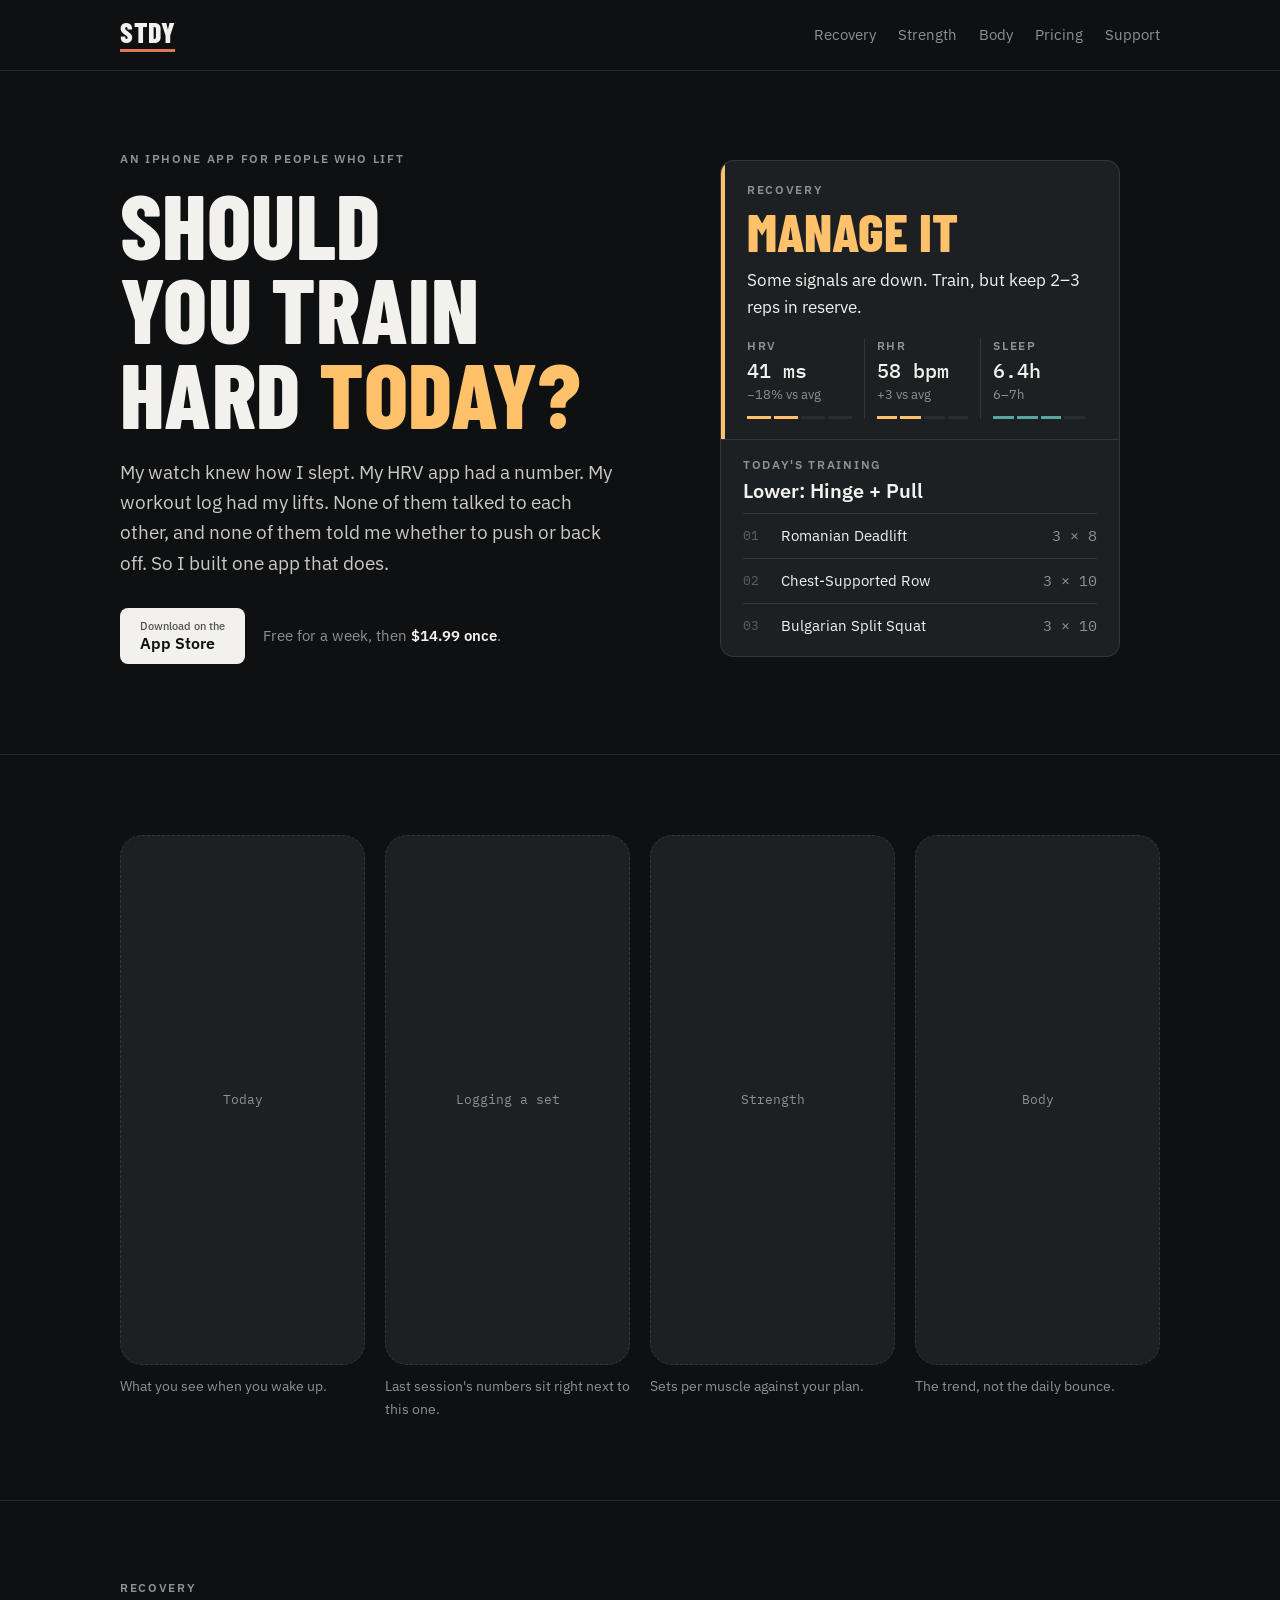
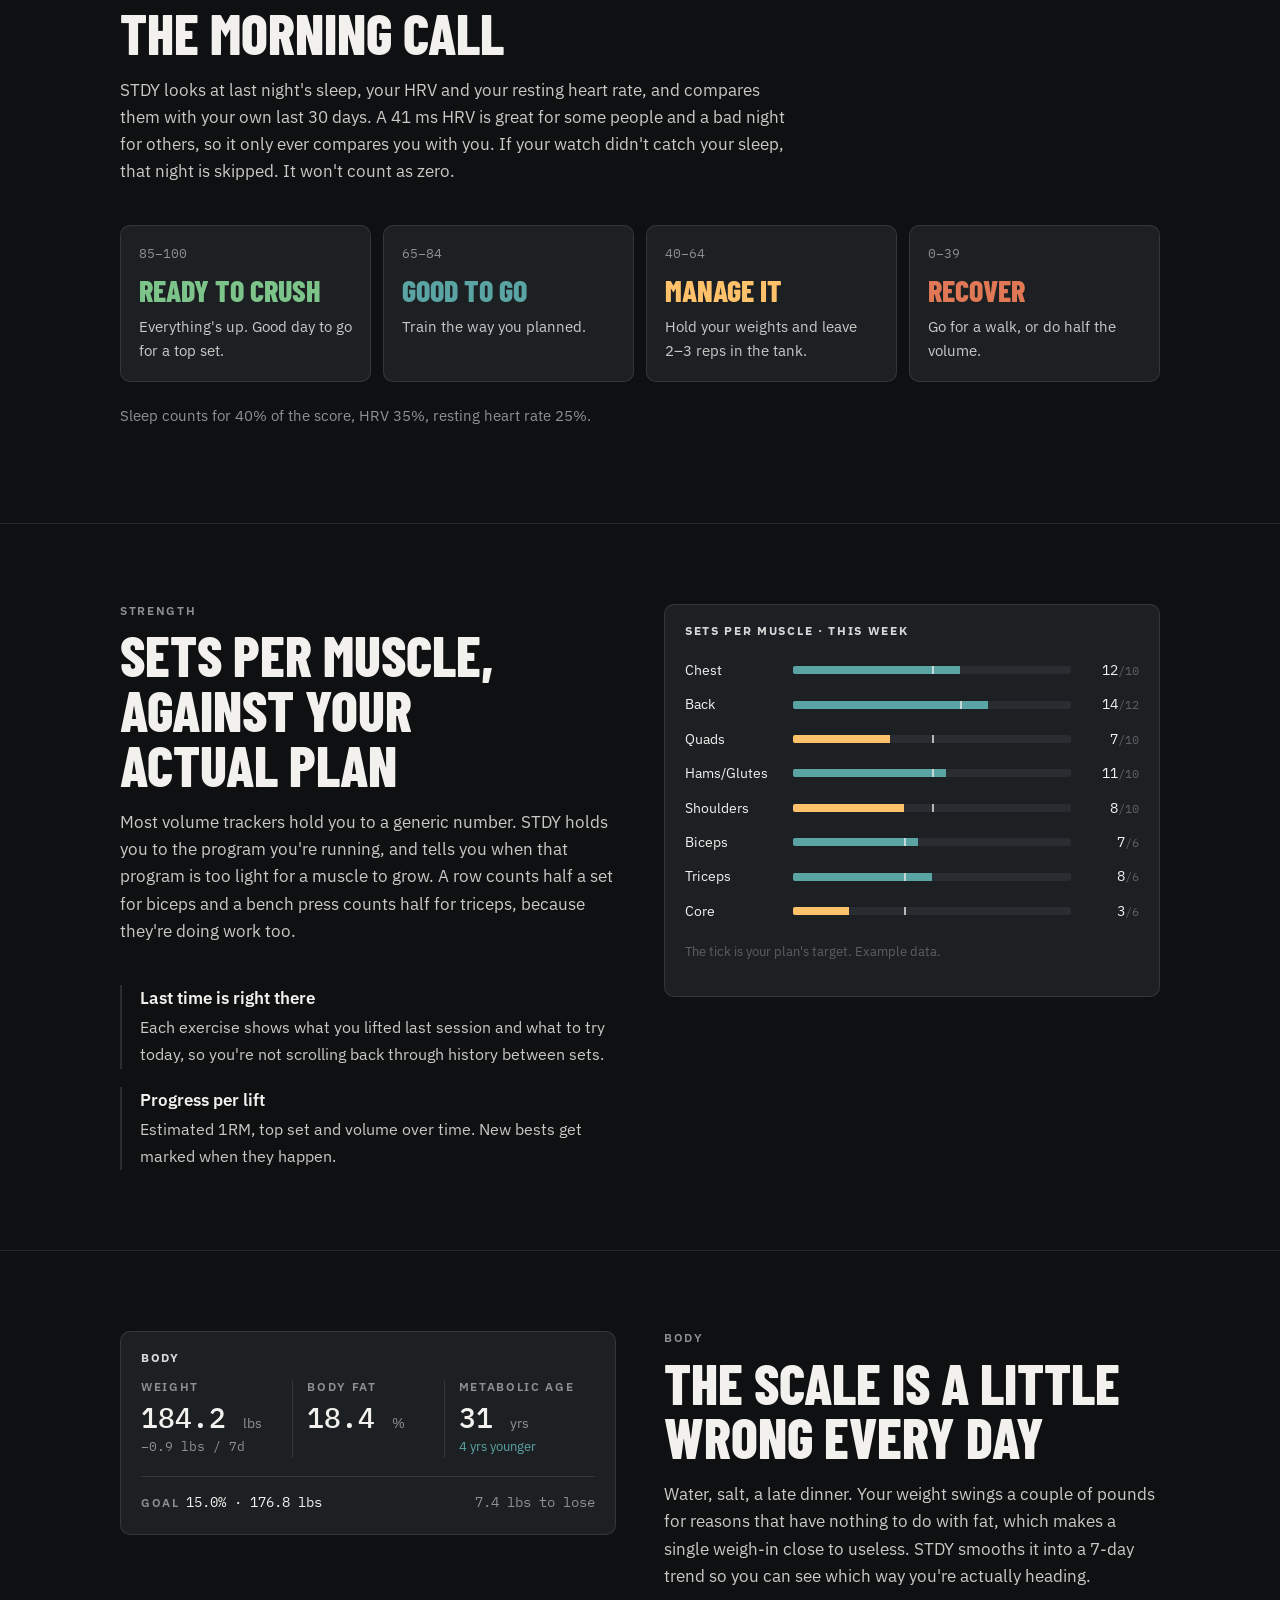
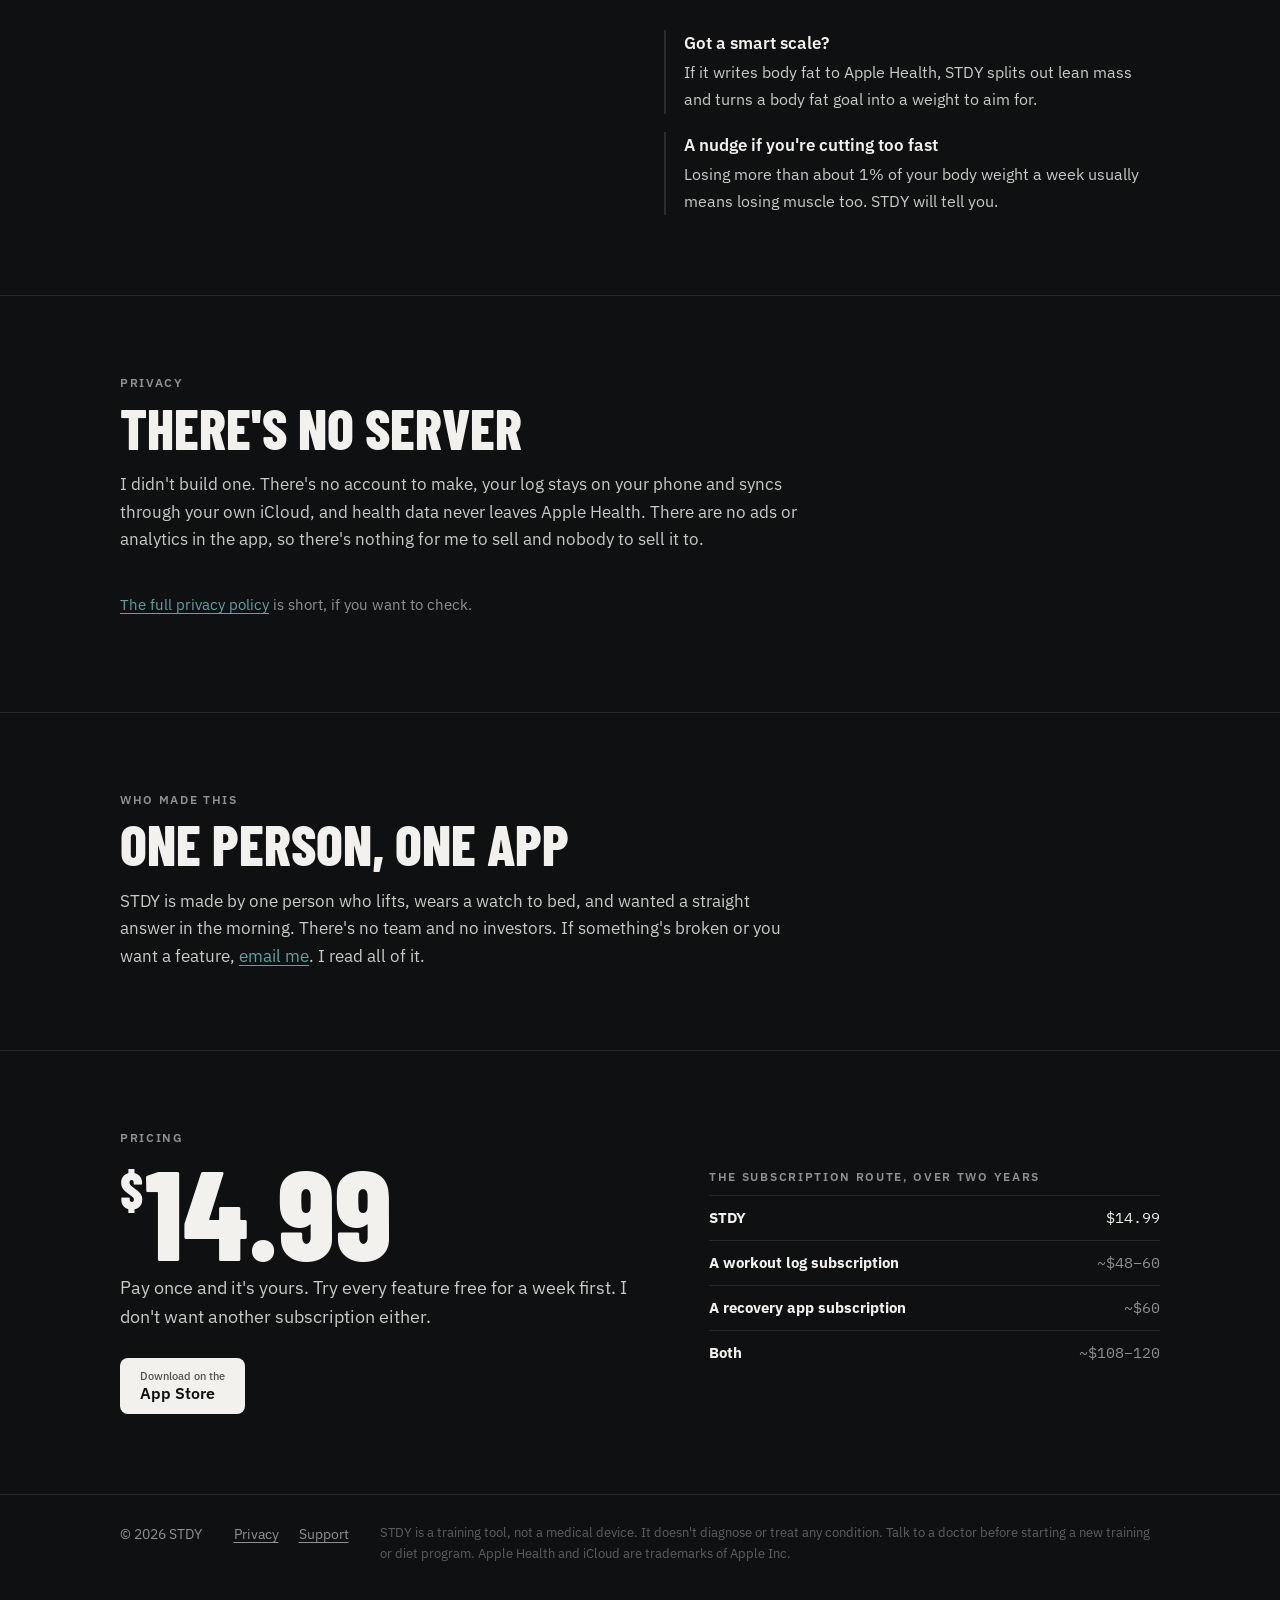
<file: website/index.html>
<!doctype html>
<html lang="en">
<head>
  <meta charset="utf-8">
  <meta name="viewport" content="width=device-width, initial-scale=1, viewport-fit=cover">
  <title>STDY: Strength &amp; Recovery</title>
  <meta name="description" content="An iPhone app for people who lift. It reads your sleep, HRV and resting heart rate, tells you how hard to train today, and tracks whether your lifts and your body are moving. Free for a week, then $14.99 once.">
  <meta name="theme-color" content="#0f1011">
  <link rel="preconnect" href="https://fonts.googleapis.com">
  <link rel="preconnect" href="https://fonts.gstatic.com" crossorigin>
  <link rel="stylesheet" href="https://fonts.googleapis.com/css2?family=Barlow+Condensed:wght@700;800&family=IBM+Plex+Mono:wght@400;500&family=IBM+Plex+Sans:wght@400;500;600;700&display=swap">
  <link rel="stylesheet" href="styles.css">
</head>
<body>

<header class="site-header">
  <div class="wrap">
    <a class="wordmark" href="index.html" aria-label="STDY home">STDY</a>
    <nav class="site-nav" aria-label="Main">
      <a href="#recovery">Recovery</a>
      <a href="#strength">Strength</a>
      <a href="#body">Body</a>
      <a href="#pricing">Pricing</a>
      <a href="support.html">Support</a>
    </nav>
  </div>
</header>

<main>

  <section class="hero">
    <div class="wrap">
      <div>
        <div class="label">An iPhone app for people who lift</div>
        <h1>Should you train hard <em>today?</em></h1>
        <p class="lede">My watch knew how I slept. My HRV app had a number. My workout log had my lifts. None of them talked to each other, and none of them told me whether to push or back off. So I built one app that does.</p>
        <div class="cta-row">
          <!-- Replace href with your App Store link, and this button with Apple's official badge artwork -->
          <a class="button" href="#app-store-link" id="app-store-button">
            <span><small>Download on the</small>App Store</span>
          </a>
          <span class="price-note">Free for a week, then <strong>$14.99 once</strong>.</span>
        </div>
      </div>

      <figure class="today-card" aria-label="Example of the STDY Today screen">
        <div class="recovery">
          <div class="recovery-body">
            <div class="label">Recovery</div>
            <div class="state">Manage it</div>
            <p class="call">Some signals are down. Train, but keep 2–3 reps in reserve.</p>
            <div class="signals">
              <div class="signal">
                <div class="label">HRV</div>
                <div class="value">41 ms</div>
                <div class="delta">−18% vs avg</div>
                <div class="bar"><i class="on-amber"></i><i class="on-amber"></i><i></i><i></i></div>
              </div>
              <div class="signal">
                <div class="label">RHR</div>
                <div class="value">58 bpm</div>
                <div class="delta">+3 vs avg</div>
                <div class="bar"><i class="on-amber"></i><i class="on-amber"></i><i></i><i></i></div>
              </div>
              <div class="signal">
                <div class="label">Sleep</div>
                <div class="value">6.4h</div>
                <div class="delta">6–7h</div>
                <div class="bar"><i class="on-teal"></i><i class="on-teal"></i><i class="on-teal"></i><i></i></div>
              </div>
            </div>
          </div>
        </div>
        <div class="workout">
          <div class="label">Today's training</div>
          <h3>Lower: Hinge + Pull</h3>
          <ol>
            <li><span>01</span><span>Romanian Deadlift</span><span>3 × 8</span></li>
            <li><span>02</span><span>Chest-Supported Row</span><span>3 × 10</span></li>
            <li><span>03</span><span>Bulgarian Split Squat</span><span>3 × 10</span></li>
          </ol>
        </div>
      </figure>
    </div>
  </section>

  <!-- Screenshot slots: replace each .shot-slot div with <img src="screens/NAME.png" alt="..."> -->
  <section class="block shots-block" aria-label="Screenshots">
    <div class="wrap">
      <div class="shots">
        <figure class="shot"><div class="shot-slot">Today</div><figcaption>What you see when you wake up.</figcaption></figure>
        <figure class="shot"><div class="shot-slot">Logging a set</div><figcaption>Last session's numbers sit right next to this one.</figcaption></figure>
        <figure class="shot"><div class="shot-slot">Strength</div><figcaption>Sets per muscle against your plan.</figcaption></figure>
        <figure class="shot"><div class="shot-slot">Body</div><figcaption>The trend, not the daily bounce.</figcaption></figure>
      </div>
    </div>
  </section>

  <section class="block" id="recovery">
    <div class="wrap">
      <div class="section-head">
        <div class="label">Recovery</div>
        <h2>The morning call</h2>
        <p>STDY looks at last night's sleep, your HRV and your resting heart rate, and compares them with your own last 30 days. A 41 ms HRV is great for some people and a bad night for others, so it only ever compares you with you. If your watch didn't catch your sleep, that night is skipped. It won't count as zero.</p>
      </div>
      <div class="states">
        <div class="state-card ready">
          <div class="range">85–100</div>
          <h3>Ready to Crush</h3>
          <p>Everything's up. Good day to go for a top set.</p>
        </div>
        <div class="state-card good">
          <div class="range">65–84</div>
          <h3>Good to Go</h3>
          <p>Train the way you planned.</p>
        </div>
        <div class="state-card manage">
          <div class="range">40–64</div>
          <h3>Manage It</h3>
          <p>Hold your weights and leave 2–3 reps in the tank.</p>
        </div>
        <div class="state-card recover">
          <div class="range">0–39</div>
          <h3>Recover</h3>
          <p>Go for a walk, or do half the volume.</p>
        </div>
      </div>
      <p class="weights">Sleep counts for 40% of the score, HRV 35%, resting heart rate 25%.</p>
    </div>
  </section>

  <section class="block" id="strength">
    <div class="wrap two-up">
      <div>
        <div class="section-head">
          <div class="label">Strength</div>
          <h2>Sets per muscle, against your actual plan</h2>
          <p>Most volume trackers hold you to a generic number. STDY holds you to the program you're running, and tells you when that program is too light for a muscle to grow. A row counts half a set for biceps and a bench press counts half for triceps, because they're doing work too.</p>
        </div>
        <ul class="points">
          <li><strong>Last time is right there</strong><span>Each exercise shows what you lifted last session and what to try today, so you're not scrolling back through history between sets.</span></li>
          <li><strong>Progress per lift</strong><span>Estimated 1RM, top set and volume over time. New bests get marked when they happen.</span></li>
        </ul>
      </div>
      <div class="panel" aria-label="Example of weekly sets per muscle">
        <div class="panel-title">Sets per muscle · this week</div>
        <div class="muscle"><span>Chest</span><div class="track"><b style="width:60%"></b><i style="left:50%"></i></div><span class="count">12<small>/10</small></span></div>
        <div class="muscle"><span>Back</span><div class="track"><b style="width:70%"></b><i style="left:60%"></i></div><span class="count">14<small>/12</small></span></div>
        <div class="muscle"><span>Quads</span><div class="track"><b class="under" style="width:35%"></b><i style="left:50%"></i></div><span class="count">7<small>/10</small></span></div>
        <div class="muscle"><span>Hams/Glutes</span><div class="track"><b style="width:55%"></b><i style="left:50%"></i></div><span class="count">11<small>/10</small></span></div>
        <div class="muscle"><span>Shoulders</span><div class="track"><b class="under" style="width:40%"></b><i style="left:50%"></i></div><span class="count">8<small>/10</small></span></div>
        <div class="muscle"><span>Biceps</span><div class="track"><b style="width:45%"></b><i style="left:40%"></i></div><span class="count">7<small>/6</small></span></div>
        <div class="muscle"><span>Triceps</span><div class="track"><b style="width:50%"></b><i style="left:40%"></i></div><span class="count">8<small>/6</small></span></div>
        <div class="muscle"><span>Core</span><div class="track"><b class="under" style="width:20%"></b><i style="left:40%"></i></div><span class="count">3<small>/6</small></span></div>
        <p class="foot">The tick is your plan's target. Example data.</p>
      </div>
    </div>
  </section>

  <section class="block" id="body">
    <div class="wrap two-up">
      <div class="panel" aria-label="Example of the body snapshot">
        <div class="panel-title">Body</div>
        <div class="stats">
          <div class="stat">
            <div class="label">Weight</div>
            <div class="value">184.2 <small>lbs</small></div>
            <div class="note num">−0.9 lbs / 7d</div>
          </div>
          <div class="stat">
            <div class="label">Body fat</div>
            <div class="value">18.4 <small>%</small></div>
          </div>
          <div class="stat">
            <div class="label">Metabolic age</div>
            <div class="value">31 <small>yrs</small></div>
            <div class="note good">4 yrs younger</div>
          </div>
        </div>
        <div class="goal-line">
          <span><span class="label">Goal</span>&nbsp; <span class="num">15.0% · 176.8 lbs</span></span>
          <span class="num" style="color:var(--muted)">7.4 lbs to lose</span>
        </div>
      </div>
      <div>
        <div class="section-head">
          <div class="label">Body</div>
          <h2>The scale is a little wrong every day</h2>
          <p>Water, salt, a late dinner. Your weight swings a couple of pounds for reasons that have nothing to do with fat, which makes a single weigh-in close to useless. STDY smooths it into a 7-day trend so you can see which way you're actually heading.</p>
        </div>
        <ul class="points">
          <li><strong>Got a smart scale?</strong><span>If it writes body fat to Apple Health, STDY splits out lean mass and turns a body fat goal into a weight to aim for.</span></li>
          <li><strong>A nudge if you're cutting too fast</strong><span>Losing more than about 1% of your body weight a week usually means losing muscle too. STDY will tell you.</span></li>
        </ul>
      </div>
    </div>
  </section>

  <section class="block">
    <div class="wrap">
      <div class="section-head">
        <div class="label">Privacy</div>
        <h2>There's no server</h2>
        <p>I didn't build one. There's no account to make, your log stays on your phone and syncs through your own iCloud, and health data never leaves Apple Health. There are no ads or analytics in the app, so there's nothing for me to sell and nobody to sell it to.</p>
      </div>
      <p class="weights"><a href="privacy.html">The full privacy policy</a> is short, if you want to check.</p>
    </div>
  </section>

  <section class="block maker">
    <div class="wrap">
      <div class="section-head">
        <div class="label">Who made this</div>
        <h2>One person, one app</h2>
        <p>STDY is made by one person who lifts, wears a watch to bed, and wanted a straight answer in the morning. There's no team and no investors. If something's broken or you want a feature, <a href="support.html">email me</a>. I read all of it.</p>
      </div>
    </div>
  </section>

  <section class="block pricing" id="pricing">
    <div class="wrap">
      <div>
        <div class="label">Pricing</div>
        <div class="price num"><sup>$</sup>14.99</div>
        <p class="price-sub">Pay once and it's yours. Try every feature free for a week first. I don't want another subscription either.</p>
        <a class="button" href="#app-store-link">
          <span><small>Download on the</small>App Store</span>
        </a>
      </div>
      <div class="table-scroll">
        <table class="compare">
          <caption class="label">The subscription route, over two years</caption>
          <tbody>
            <tr class="us"><th scope="row">STDY</th><td>$14.99</td></tr>
            <tr><th scope="row">A workout log subscription</th><td>~$48–60</td></tr>
            <tr><th scope="row">A recovery app subscription</th><td>~$60</td></tr>
            <tr><th scope="row">Both</th><td>~$108–120</td></tr>
          </tbody>
        </table>
      </div>
    </div>
  </section>

</main>

<footer class="site-footer">
  <div class="wrap">
    <span>© 2026 STDY</span>
    <nav aria-label="Footer">
      <a href="privacy.html">Privacy</a>
      <a href="support.html">Support</a>
    </nav>
    <p class="disclaimer">STDY is a training tool, not a medical device. It doesn't diagnose or treat any condition. Talk to a doctor before starting a new training or diet program. Apple Health and iCloud are trademarks of Apple Inc.</p>
  </div>
</footer>

</body>
</html>
</file>
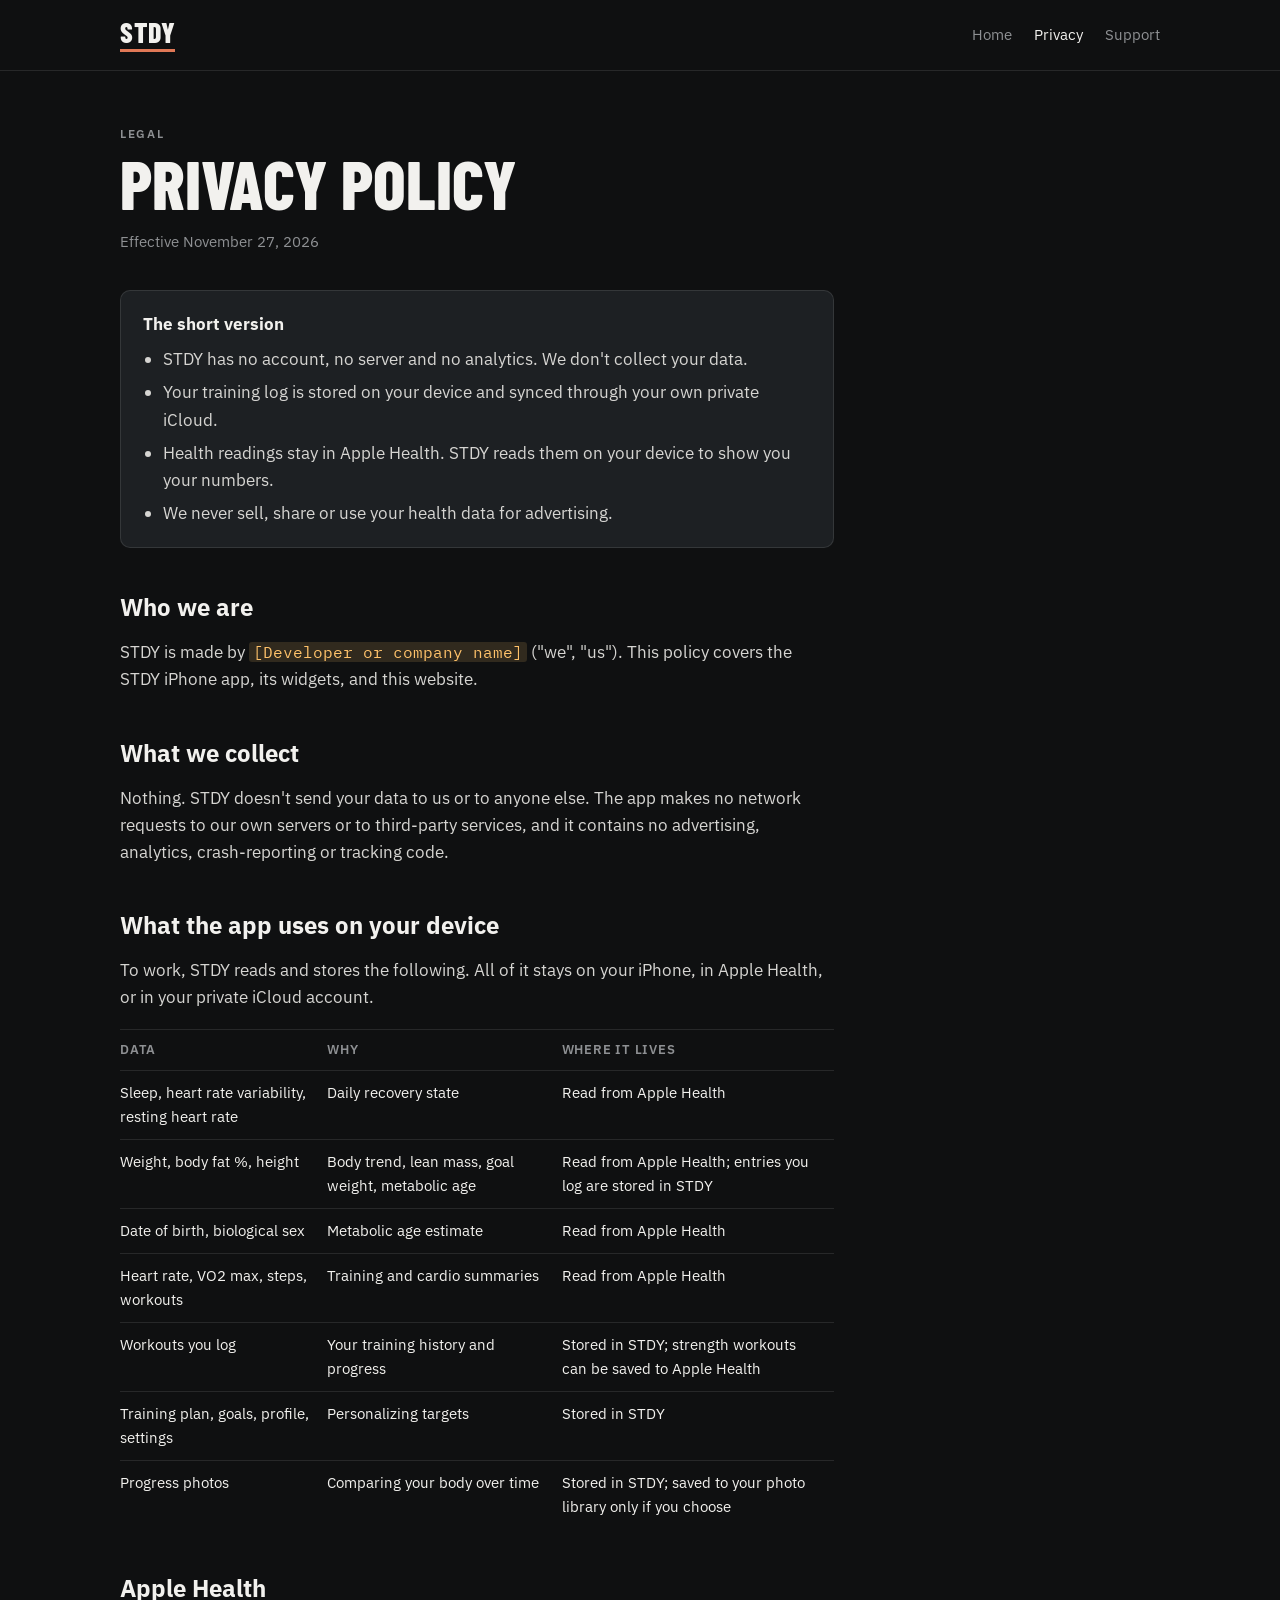
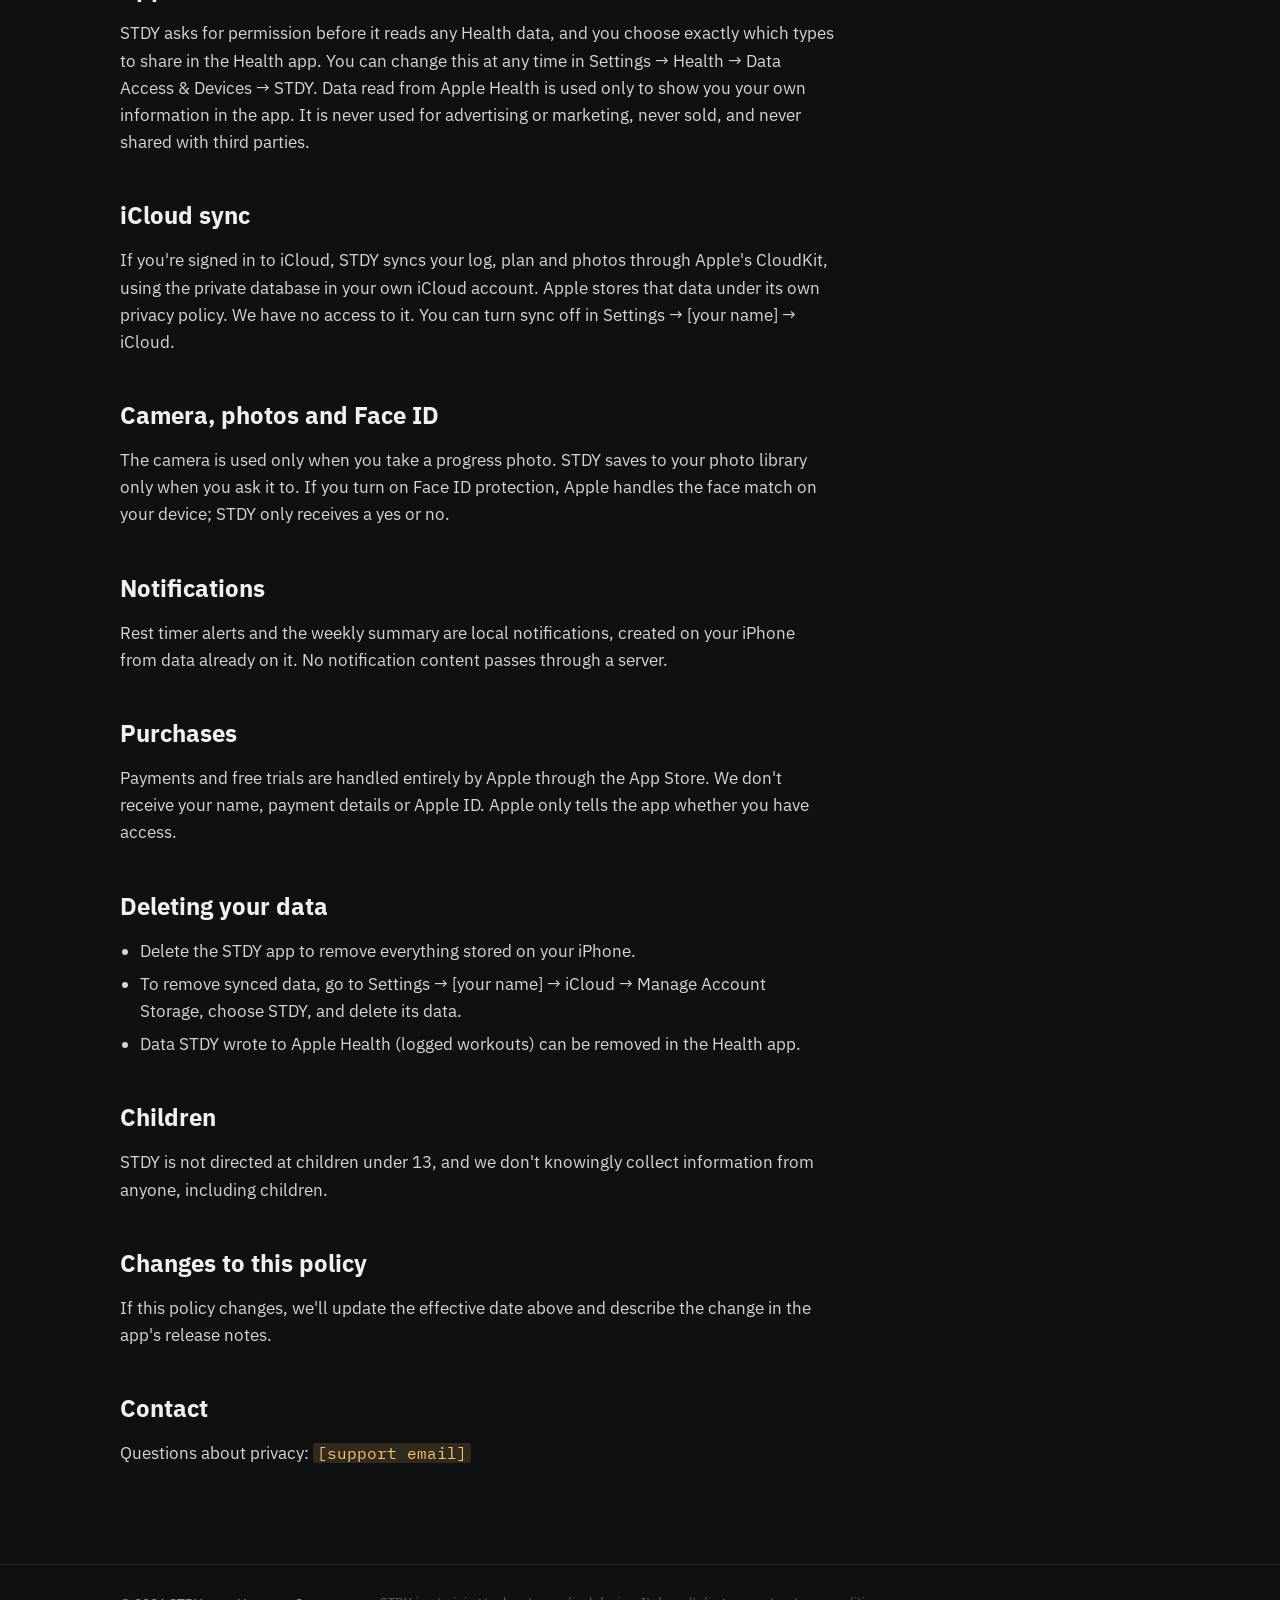
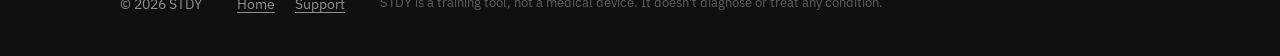
<file: website/privacy.html>
<!doctype html>
<html lang="en">
<head>
  <meta charset="utf-8">
  <meta name="viewport" content="width=device-width, initial-scale=1, viewport-fit=cover">
  <title>STDY Privacy Policy</title>
  <meta name="description" content="How STDY handles your data: no account, no servers, no tracking. Health data stays in Apple Health and your own iCloud.">
  <meta name="theme-color" content="#0f1011">
  <link rel="preconnect" href="https://fonts.googleapis.com">
  <link rel="preconnect" href="https://fonts.gstatic.com" crossorigin>
  <link rel="stylesheet" href="https://fonts.googleapis.com/css2?family=Barlow+Condensed:wght@700;800&family=IBM+Plex+Mono:wght@400;500&family=IBM+Plex+Sans:wght@400;500;600;700&display=swap">
  <link rel="stylesheet" href="styles.css">
</head>
<body>

<header class="site-header">
  <div class="wrap">
    <a class="wordmark" href="index.html" aria-label="STDY home">STDY</a>
    <nav class="site-nav" aria-label="Main">
      <a href="index.html">Home</a>
      <a href="privacy.html" aria-current="page">Privacy</a>
      <a href="support.html">Support</a>
    </nav>
  </div>
</header>

<main class="doc">
  <div class="wrap">
    <article>
      <div class="label">Legal</div>
      <h1>Privacy Policy</h1>
      <p class="updated">Effective November 27, 2026</p>

      <div class="summary-box">
        <strong>The short version</strong>
        <ul>
          <li>STDY has no account, no server and no analytics. We don't collect your data.</li>
          <li>Your training log is stored on your device and synced through your own private iCloud.</li>
          <li>Health readings stay in Apple Health. STDY reads them on your device to show you your numbers.</li>
          <li>We never sell, share or use your health data for advertising.</li>
        </ul>
      </div>

      <h2>Who we are</h2>
      <p>STDY is made by <span class="placeholder">[Developer or company name]</span> ("we", "us"). This policy covers the STDY iPhone app, its widgets, and this website.</p>

      <h2>What we collect</h2>
      <p>Nothing. STDY doesn't send your data to us or to anyone else. The app makes no network requests to our own servers or to third-party services, and it contains no advertising, analytics, crash-reporting or tracking code.</p>

      <h2>What the app uses on your device</h2>
      <p>To work, STDY reads and stores the following. All of it stays on your iPhone, in Apple Health, or in your private iCloud account.</p>
      <div class="table-scroll">
        <table class="data-table">
          <thead>
            <tr><th scope="col">Data</th><th scope="col">Why</th><th scope="col">Where it lives</th></tr>
          </thead>
          <tbody>
            <tr><td>Sleep, heart rate variability, resting heart rate</td><td>Daily recovery state</td><td>Read from Apple Health</td></tr>
            <tr><td>Weight, body fat %, height</td><td>Body trend, lean mass, goal weight, metabolic age</td><td>Read from Apple Health; entries you log are stored in STDY</td></tr>
            <tr><td>Date of birth, biological sex</td><td>Metabolic age estimate</td><td>Read from Apple Health</td></tr>
            <tr><td>Heart rate, VO2 max, steps, workouts</td><td>Training and cardio summaries</td><td>Read from Apple Health</td></tr>
            <tr><td>Workouts you log</td><td>Your training history and progress</td><td>Stored in STDY; strength workouts can be saved to Apple Health</td></tr>
            <tr><td>Training plan, goals, profile, settings</td><td>Personalizing targets</td><td>Stored in STDY</td></tr>
            <tr><td>Progress photos</td><td>Comparing your body over time</td><td>Stored in STDY; saved to your photo library only if you choose</td></tr>
          </tbody>
        </table>
      </div>

      <h2>Apple Health</h2>
      <p>STDY asks for permission before it reads any Health data, and you choose exactly which types to share in the Health app. You can change this at any time in Settings → Health → Data Access &amp; Devices → STDY. Data read from Apple Health is used only to show you your own information in the app. It is never used for advertising or marketing, never sold, and never shared with third parties.</p>

      <h2>iCloud sync</h2>
      <p>If you're signed in to iCloud, STDY syncs your log, plan and photos through Apple's CloudKit, using the private database in your own iCloud account. Apple stores that data under its own privacy policy. We have no access to it. You can turn sync off in Settings → [your name] → iCloud.</p>

      <h2>Camera, photos and Face ID</h2>
      <p>The camera is used only when you take a progress photo. STDY saves to your photo library only when you ask it to. If you turn on Face ID protection, Apple handles the face match on your device; STDY only receives a yes or no.</p>

      <h2>Notifications</h2>
      <p>Rest timer alerts and the weekly summary are local notifications, created on your iPhone from data already on it. No notification content passes through a server.</p>

      <h2>Purchases</h2>
      <p>Payments and free trials are handled entirely by Apple through the App Store. We don't receive your name, payment details or Apple ID. Apple only tells the app whether you have access.</p>

      <h2>Deleting your data</h2>
      <ul>
        <li>Delete the STDY app to remove everything stored on your iPhone.</li>
        <li>To remove synced data, go to Settings → [your name] → iCloud → Manage Account Storage, choose STDY, and delete its data.</li>
        <li>Data STDY wrote to Apple Health (logged workouts) can be removed in the Health app.</li>
      </ul>

      <h2>Children</h2>
      <p>STDY is not directed at children under 13, and we don't knowingly collect information from anyone, including children.</p>

      <h2>Changes to this policy</h2>
      <p>If this policy changes, we'll update the effective date above and describe the change in the app's release notes.</p>

      <h2>Contact</h2>
      <p>Questions about privacy: <span class="placeholder">[support email]</span></p>
    </article>
  </div>
</main>

<footer class="site-footer">
  <div class="wrap">
    <span>© 2026 STDY</span>
    <nav aria-label="Footer">
      <a href="index.html">Home</a>
      <a href="support.html">Support</a>
    </nav>
    <p class="disclaimer">STDY is a training tool, not a medical device. It doesn't diagnose or treat any condition.</p>
  </div>
</footer>

</body>
</html>
</file>
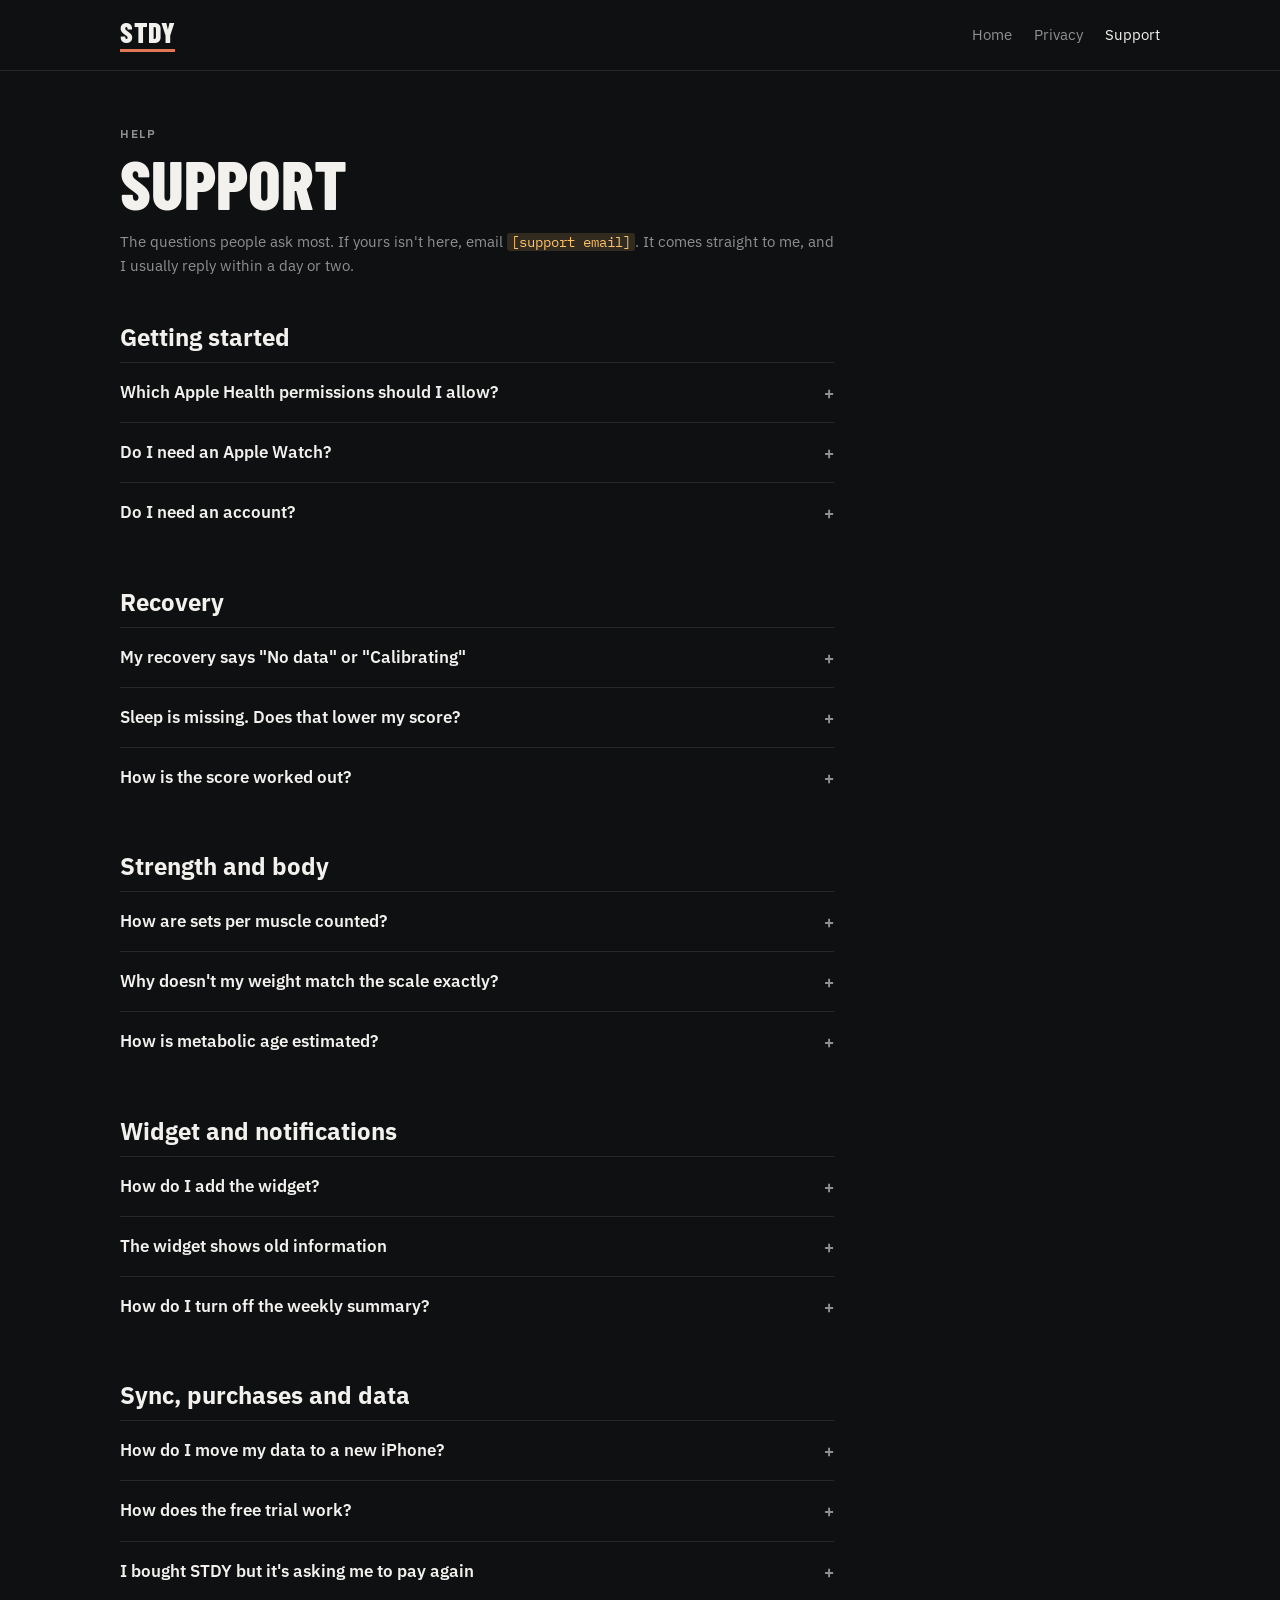
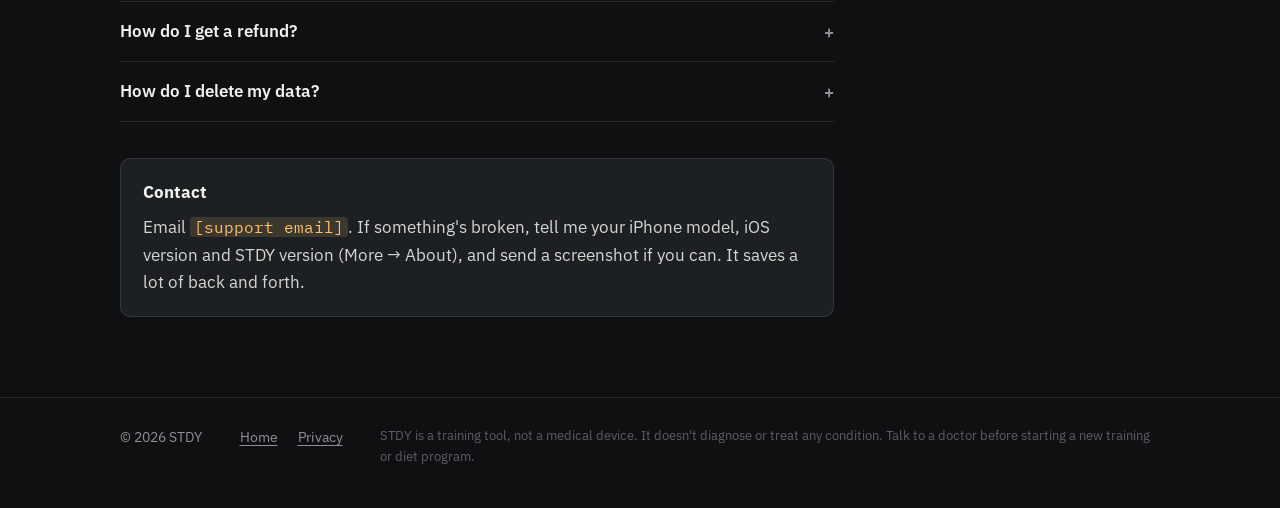
<file: website/support.html>
<!doctype html>
<html lang="en">
<head>
  <meta charset="utf-8">
  <meta name="viewport" content="width=device-width, initial-scale=1, viewport-fit=cover">
  <title>STDY Support</title>
  <meta name="description" content="Help with STDY: Apple Health permissions, recovery data, the widget, iCloud sync, purchases and contact.">
  <meta name="theme-color" content="#0f1011">
  <link rel="preconnect" href="https://fonts.googleapis.com">
  <link rel="preconnect" href="https://fonts.gstatic.com" crossorigin>
  <link rel="stylesheet" href="https://fonts.googleapis.com/css2?family=Barlow+Condensed:wght@700;800&family=IBM+Plex+Mono:wght@400;500&family=IBM+Plex+Sans:wght@400;500;600;700&display=swap">
  <link rel="stylesheet" href="styles.css">
</head>
<body>

<header class="site-header">
  <div class="wrap">
    <a class="wordmark" href="index.html" aria-label="STDY home">STDY</a>
    <nav class="site-nav" aria-label="Main">
      <a href="index.html">Home</a>
      <a href="privacy.html">Privacy</a>
      <a href="support.html" aria-current="page">Support</a>
    </nav>
  </div>
</header>

<main class="doc">
  <div class="wrap">
    <article>
      <div class="label">Help</div>
      <h1>Support</h1>
      <p class="updated">The questions people ask most. If yours isn't here, email <span class="placeholder">[support email]</span>. It comes straight to me, and I usually reply within a day or two.</p>

      <h2>Getting started</h2>
      <details>
        <summary>Which Apple Health permissions should I allow?</summary>
        <div>
          <p>For the recovery call, allow Sleep, Heart Rate Variability and Resting Heart Rate. For body tracking, allow Weight, Body Fat Percentage and Height. Date of birth and biological sex are only used for the metabolic age estimate.</p>
          <p>To change them later: Settings → Health → Data Access &amp; Devices → STDY.</p>
        </div>
      </details>
      <details>
        <summary>Do I need an Apple Watch?</summary>
        <div><p>For the recovery call, yes, or another device that writes sleep, HRV and resting heart rate to Apple Health. Without one you can still log workouts, follow your plan and track your body.</p></div>
      </details>
      <details>
        <summary>Do I need an account?</summary>
        <div><p>No. STDY has no sign-up. Your data syncs through your own iCloud.</p></div>
      </details>

      <h2>Recovery</h2>
      <details>
        <summary>My recovery says "No data" or "Calibrating"</summary>
        <div>
          <p>Recovery compares this morning's HRV and resting heart rate with your own 30-day average, so it needs a few nights of data first. It shows as calibrating until it has at least a week.</p>
          <p>If it says no data, wear your watch to bed, make sure Sleep tracking is on in the Health app, and check that STDY has permission to read Sleep, HRV and Resting Heart Rate.</p>
        </div>
      </details>
      <details>
        <summary>Sleep is missing. Does that lower my score?</summary>
        <div><p>No. A missing reading is left out and the other two are re-weighted. Days without data are never counted as zero.</p></div>
      </details>
      <details>
        <summary>How is the score worked out?</summary>
        <div><p>Sleep counts for 40%, HRV for 35% and resting heart rate for 25%. The total puts you in one of four states: Ready to Crush (85–100), Good to Go (65–84), Manage It (40–64) or Recover (0–39).</p></div>
      </details>

      <h2>Strength and body</h2>
      <details>
        <summary>How are sets per muscle counted?</summary>
        <div><p>Every working set counts fully toward the exercise's main muscle. Compound lifts also count half a set for the muscles that help: presses for triceps, rows and pull-ups for biceps, squats and lunges for glutes, deadlifts for back. If you have an active plan, the target is the sets your plan prescribes; otherwise it's a weekly minimum based on your experience level.</p></div>
      </details>
      <details>
        <summary>Why doesn't my weight match the scale exactly?</summary>
        <div><p>The big number is your latest reading. The trend and weekly rate are smoothed over 7 to 28 days so that water and food swings don't mislead you.</p></div>
      </details>
      <details>
        <summary>How is metabolic age estimated?</summary>
        <div><p>STDY compares the calories your lean mass burns at rest with what's typical for someone of your age, height and weight. It's an estimate for tracking change over time, not a medical measure.</p></div>
      </details>

      <h2>Widget and notifications</h2>
      <details>
        <summary>How do I add the widget?</summary>
        <div><p>Touch and hold an empty spot on your Home Screen, tap Edit → Add Widget, search for STDY, and pick the small or medium size. The widget updates whenever you open the app.</p></div>
      </details>
      <details>
        <summary>The widget shows old information</summary>
        <div><p>Open STDY once to refresh it. If it still looks out of date, remove the widget and add it again.</p></div>
      </details>
      <details>
        <summary>How do I turn off the weekly summary?</summary>
        <div><p>In STDY, go to More and switch off Weekly summary. You can also manage all notifications in Settings → Notifications → STDY.</p></div>
      </details>

      <h2>Sync, purchases and data</h2>
      <details>
        <summary>How do I move my data to a new iPhone?</summary>
        <div><p>Sign in to the same iCloud account on the new phone and install STDY. Your log, plan and photos sync automatically. Make sure iCloud is on for STDY in Settings → [your name] → iCloud.</p></div>
      </details>
      <details>
        <summary>How does the free trial work?</summary>
        <div><p>Every feature is free for 7 days. After that, a one-time purchase of $14.99 unlocks STDY for good. There's no subscription and nothing renews.</p></div>
      </details>
      <details>
        <summary>I bought STDY but it's asking me to pay again</summary>
        <div><p>Go to More → Restore Purchase, using the same Apple ID you bought with. Purchases are tied to your Apple ID, so they carry over to new devices.</p></div>
      </details>
      <details>
        <summary>How do I get a refund?</summary>
        <div><p>Refunds are handled by Apple. Request one at <a href="https://reportaproblem.apple.com" rel="noopener">reportaproblem.apple.com</a>.</p></div>
      </details>
      <details>
        <summary>How do I delete my data?</summary>
        <div><p>Delete the app to remove everything on your iPhone. To remove synced data, go to Settings → [your name] → iCloud → Manage Account Storage → STDY. See the <a href="privacy.html">privacy policy</a> for details.</p></div>
      </details>

      <div class="contact summary-box">
        <strong>Contact</strong>
        <p style="margin:8px 0 0">Email <span class="placeholder">[support email]</span>. If something's broken, tell me your iPhone model, iOS version and STDY version (More → About), and send a screenshot if you can. It saves a lot of back and forth.</p>
      </div>
    </article>
  </div>
</main>

<footer class="site-footer">
  <div class="wrap">
    <span>© 2026 STDY</span>
    <nav aria-label="Footer">
      <a href="index.html">Home</a>
      <a href="privacy.html">Privacy</a>
    </nav>
    <p class="disclaimer">STDY is a training tool, not a medical device. It doesn't diagnose or treat any condition. Talk to a doctor before starting a new training or diet program.</p>
  </div>
</footer>

</body>
</html>
</file>
<file: website/styles.css>
/* STDY site — one dark look, matching the app.
   Layout: a single 1080px column; sections stack, two-up grids collapse to one at phone width. */
:root {
  color-scheme: dark;
  --base: #0f1011;       /* page ground, same as the app */
  --panel: #1d2023;      /* cards */
  --raised: #292d31;     /* inner controls, bar tracks */
  --line: rgba(255, 255, 255, 0.10);
  --text: #f2f1ee;       /* warm white */
  --muted: #8e9093;
  --faint: #5c5f63;
  --teal: #5ba4a4;       /* Good to Go, primary actions */
  --amber: #ffc26a;      /* Manage It */
  --coral: #e07856;      /* Recover */
  --green: #7cc48a;      /* Ready to Crush */

  --display: "Barlow Condensed", "Arial Narrow", "Helvetica Neue", sans-serif;
  --body: "IBM Plex Sans", -apple-system, "Segoe UI", Roboto, sans-serif;
  --mono: "IBM Plex Mono", ui-monospace, "SF Mono", Menlo, monospace;

  --wrap: 1080px;
  --radius: 10px;
}

* { box-sizing: border-box; }
html { -webkit-text-size-adjust: 100%; }
body {
  margin: 0;
  background: var(--base);
  color: var(--text);
  font: 400 17px/1.6 var(--body);
}
img { max-width: 100%; }
a { color: var(--teal); text-underline-offset: 3px; }
a:focus-visible, .button:focus-visible { outline: 2px solid var(--teal); outline-offset: 3px; border-radius: 4px; }

.wrap {
  max-width: var(--wrap);
  margin: 0 auto;
  padding-left: max(20px, env(safe-area-inset-left, 0px));
  padding-right: max(20px, env(safe-area-inset-right, 0px));
}

/* Labels: small uppercase tracked, the app's own label style */
.label {
  font: 600 12px/1.2 var(--body);
  letter-spacing: 0.14em;
  text-transform: uppercase;
  color: var(--muted);
}
.num { font-family: var(--mono); font-variant-numeric: tabular-nums; }

/* ---------- Header ---------- */
.site-header { border-bottom: 1px solid var(--line); }
.site-header .wrap { display: flex; align-items: center; justify-content: space-between; gap: 16px; padding-block: 18px; }
.wordmark {
  font: 800 28px/1 var(--display);
  letter-spacing: 0.02em;
  color: var(--text);
  text-decoration: none;
  display: inline-flex;
  flex-direction: column;
  gap: 3px;
}
.wordmark::after { content: ""; height: 3px; width: 100%; background: var(--coral); }
.site-nav { display: flex; gap: 22px; flex-wrap: wrap; }
.site-nav a { color: var(--muted); text-decoration: none; font-size: 15px; }
.site-nav a:hover, .site-nav a[aria-current="page"] { color: var(--text); }

/* ---------- Buttons ---------- */
.button {
  display: inline-flex; align-items: center; gap: 10px;
  padding: 13px 20px;
  border-radius: 8px;
  font: 600 16px/1 var(--body);
  text-decoration: none;
  background: var(--text);
  color: var(--base);
}
.button svg { width: 20px; height: 20px; fill: currentColor; }
.button small { display: block; font-size: 11px; font-weight: 500; opacity: 0.7; margin-bottom: 3px; }
.button:hover { background: #fff; }

/* ---------- Hero ---------- */
.hero .wrap {
  display: grid;
  grid-template-columns: 1.05fr 1fr;
  gap: 56px;
  align-items: center;
  padding-block: 72px 80px;
}
.hero h1 {
  font: 800 clamp(52px, 8vw, 92px)/0.92 var(--display);
  text-transform: uppercase;
  letter-spacing: 0.005em;
  margin: 14px 0 22px;
  text-wrap: balance;
}
.hero h1 em { font-style: normal; color: var(--amber); }
.hero p.lede { font-size: 19px; color: #c9c9c6; max-width: 34em; margin: 0 0 30px; }
.cta-row { display: flex; flex-wrap: wrap; align-items: center; gap: 18px; }
.price-note { color: var(--muted); font-size: 15px; }
.price-note strong { color: var(--text); font-weight: 600; }

/* Recovery card mock (mirrors the app's Today screen) */
.today-card {
  background: var(--panel);
  border: 1px solid var(--line);
  border-radius: 14px;
  overflow: hidden;
  min-width: 0;
}
.today-card .recovery { display: grid; grid-template-columns: 4px 1fr; }
.today-card .recovery::before { content: ""; background: var(--amber); }
.today-card .recovery-body { padding: 22px 22px 20px; }
.state {
  font: 800 54px/0.95 var(--display);
  text-transform: uppercase;
  color: var(--amber);
  margin: 8px 0 10px;
}
.today-card .call { margin: 0 0 18px; color: var(--text); }
.signals { display: grid; grid-template-columns: repeat(3, 1fr); }
.signal { padding-right: 12px; min-width: 0; }
.signal + .signal { border-left: 1px solid var(--line); padding-left: 12px; }
.signal .value { font: 500 20px/1.2 var(--mono); font-variant-numeric: tabular-nums; margin: 6px 0 2px; }
.signal .delta { font-size: 13px; color: var(--muted); }
.signal .bar { display: grid; grid-template-columns: repeat(4, 1fr); gap: 3px; margin-top: 10px; }
.signal .bar i { height: 3px; background: var(--raised); }
.signal .bar i.on-coral { background: var(--coral); }
.signal .bar i.on-amber { background: var(--amber); }
.signal .bar i.on-teal { background: var(--teal); }
.today-card .workout { border-top: 1px solid var(--line); padding: 18px 22px 8px; }
.workout h3 { font: 600 20px/1.2 var(--body); margin: 6px 0 10px; }
.workout ol { list-style: none; margin: 0; padding: 0; }
.workout li { display: grid; grid-template-columns: 30px 1fr auto; gap: 8px; padding: 10px 0; border-top: 1px solid var(--line); font-size: 15px; }
.workout li span:first-child { color: var(--faint); font-family: var(--mono); font-size: 13px; padding-top: 2px; }
.workout li span:last-child { color: var(--muted); font-family: var(--mono); font-variant-numeric: tabular-nums; }

/* ---------- Sections ---------- */
section.block { border-top: 1px solid var(--line); }
section.block .wrap { padding-block: 80px; }
.section-head { max-width: 40em; margin-bottom: 40px; }
.section-head h2 {
  font: 800 clamp(38px, 5vw, 56px)/0.98 var(--display);
  text-transform: uppercase;
  margin: 10px 0 16px;
  text-wrap: balance;
}
.section-head p { color: #c9c9c6; margin: 0; }

/* Four recovery states */
.states { display: grid; grid-template-columns: repeat(4, 1fr); gap: 12px; }
.state-card { background: var(--panel); border: 1px solid var(--line); border-radius: var(--radius); padding: 18px; min-width: 0; }
.state-card .range { font-family: var(--mono); font-size: 13px; color: var(--muted); }
.state-card h3 { font: 800 30px/1 var(--display); text-transform: uppercase; margin: 10px 0 10px; }
.state-card p { margin: 0; font-size: 15px; color: #c9c9c6; }
.state-card.ready h3 { color: var(--green); }
.state-card.good h3 { color: var(--teal); }
.state-card.manage h3 { color: var(--amber); }
.state-card.recover h3 { color: var(--coral); }
.weights { margin-top: 22px; color: var(--muted); font-size: 15px; }

/* Two-up feature layout */
.two-up { display: grid; grid-template-columns: 1fr 1fr; gap: 48px; align-items: start; }
.two-up > * { min-width: 0; }
.points { list-style: none; padding: 0; margin: 0; display: grid; gap: 18px; }
.points li { padding-left: 18px; border-left: 2px solid var(--raised); }
.points strong { display: block; font-weight: 600; margin-bottom: 2px; }
.points span { color: #c9c9c6; font-size: 16px; }

/* Sets-per-muscle panel */
.panel { background: var(--panel); border: 1px solid var(--line); border-radius: var(--radius); padding: 20px; }
.panel-title { font: 700 12px/1 var(--body); letter-spacing: 0.14em; text-transform: uppercase; color: var(--text); opacity: 0.88; margin-bottom: 16px; }
.muscle { display: grid; grid-template-columns: 96px 1fr 56px; gap: 12px; align-items: center; padding: 6px 0; font-size: 14px; }
.track { position: relative; height: 8px; background: var(--raised); border-radius: 2px; overflow: hidden; }
.track b { position: absolute; inset: 0 auto 0 0; background: var(--teal); }
.track b.under { background: var(--amber); }
.track i { position: absolute; top: 0; bottom: 0; width: 2px; background: rgba(242, 241, 238, 0.7); }
.muscle .count { font-family: var(--mono); font-variant-numeric: tabular-nums; text-align: right; }
.muscle .count small { color: var(--faint); }
.panel .foot { color: var(--faint); font-size: 13px; margin-top: 14px; }

/* Body stats */
.stats { display: grid; grid-template-columns: repeat(3, 1fr); }
.stat { padding-right: 14px; min-width: 0; }
.stat + .stat { border-left: 1px solid var(--line); padding-left: 14px; }
.stat .value { font: 500 28px/1.1 var(--mono); font-variant-numeric: tabular-nums; margin: 8px 0 4px; }
.stat .value small { font: 400 14px var(--body); color: var(--muted); }
.stat .note { font-size: 13px; color: var(--muted); }
.stat .note.good { color: var(--teal); }
.goal-line { border-top: 1px solid var(--line); margin-top: 18px; padding-top: 14px; display: flex; justify-content: space-between; gap: 12px; flex-wrap: wrap; font-size: 14px; }
.goal-line .num { color: var(--text); }

/* Screenshots */
.shots-block .wrap { padding-block: 48px; }
.shots { display: grid; grid-template-columns: repeat(4, minmax(0, 1fr)); gap: 20px; }
.shot { margin: 0; }
.shot img, .shot-slot { width: 100%; aspect-ratio: 9 / 19.5; border-radius: 22px; border: 1px solid rgba(255,255,255,.10); background: var(--panel); display: block; object-fit: cover; }
.shot-slot { display: grid; place-items: center; color: var(--muted); font-family: "IBM Plex Mono", ui-monospace, monospace; font-size: 13px; border-style: dashed; }
.shot figcaption { margin-top: 10px; color: var(--muted); font-size: 14px; }
.maker .section-head { margin-bottom: 0; }

/* Privacy promises */
.promises { display: grid; grid-template-columns: repeat(4, 1fr); gap: 12px; }
.promise { border-top: 2px solid var(--teal); padding-top: 14px; }
.promise strong { display: block; font-size: 17px; margin-bottom: 4px; }
.promise span { color: #c9c9c6; font-size: 15px; }

/* Pricing */
.pricing .wrap { display: grid; grid-template-columns: 1.2fr 1fr; gap: 48px; align-items: center; }
.price {
  font: 800 clamp(72px, 11vw, 128px)/0.9 var(--display);
  margin: 8px 0 6px;
}
.price sup { font-size: 0.4em; vertical-align: top; position: relative; top: 0.25em; margin-right: 2px; }
.price-sub { color: #c9c9c6; margin: 0 0 26px; font-size: 18px; }
.compare { width: 100%; border-collapse: collapse; font-size: 15px; }
.compare caption { text-align: left; margin-bottom: 10px; }
.compare th, .compare td { text-align: left; padding: 10px 0; border-top: 1px solid var(--line); }
.compare td { text-align: right; font-family: var(--mono); font-variant-numeric: tabular-nums; color: var(--muted); }
.compare tr.us th, .compare tr.us td { color: var(--text); }
.table-scroll { overflow-x: auto; }

/* ---------- Text pages (privacy, support) ---------- */
.doc .wrap { padding-block: 56px 80px; }
.doc article { max-width: 42em; }
.doc h1 { font: 800 clamp(44px, 7vw, 68px)/0.95 var(--display); text-transform: uppercase; margin: 10px 0 14px; }
.doc .updated { color: var(--muted); font-size: 15px; margin: 0 0 36px; }
.doc h2 { font: 700 24px/1.25 var(--body); margin: 44px 0 10px; }
.doc h3 { font: 600 18px/1.3 var(--body); margin: 28px 0 6px; }
.doc p, .doc li { color: #d6d5d2; }
.doc ul { padding-left: 1.2em; }
.doc li + li { margin-top: 6px; }
.summary-box { background: var(--panel); border: 1px solid var(--line); border-radius: var(--radius); padding: 20px 22px; }
.summary-box ul { margin: 8px 0 0; }
.data-table { width: 100%; border-collapse: collapse; font-size: 15px; min-width: 520px; }
.data-table th, .data-table td { text-align: left; padding: 10px 12px 10px 0; border-top: 1px solid var(--line); vertical-align: top; }
.data-table th { color: var(--muted); font-weight: 600; font-size: 13px; letter-spacing: 0.06em; text-transform: uppercase; }
.placeholder { background: rgba(255, 194, 106, 0.14); color: var(--amber); padding: 0 4px; border-radius: 3px; font-family: var(--mono); font-size: 0.92em; }
details { border-top: 1px solid var(--line); padding: 16px 0; }
details:last-of-type { border-bottom: 1px solid var(--line); }
summary { cursor: pointer; font-weight: 600; list-style: none; display: flex; justify-content: space-between; gap: 16px; }
summary::-webkit-details-marker { display: none; }
summary::after { content: "+"; color: var(--muted); font-family: var(--mono); }
details[open] summary::after { content: "−"; }
details > div { padding-top: 8px; }
details p { margin: 8px 0 0; }
.contact { margin-top: 36px; }

/* ---------- Footer ---------- */
.site-footer { border-top: 1px solid var(--line); color: var(--muted); font-size: 14px; }
.site-footer .wrap { display: flex; flex-wrap: wrap; justify-content: space-between; gap: 16px; padding-block: 28px 40px; }
.site-footer nav { display: flex; gap: 20px; flex-wrap: wrap; }
.site-footer a { color: var(--muted); }
.disclaimer { flex-basis: 100%; color: var(--faint); font-size: 13px; margin: 0; max-width: 60em; }

/* ---------- Responsive ---------- */
@media (max-width: 900px) {
  .hero .wrap, .two-up, .pricing .wrap { grid-template-columns: 1fr; gap: 40px; }
  .states, .promises { grid-template-columns: 1fr 1fr; }
  .shots { grid-template-columns: repeat(2, minmax(0, 1fr)); }
}
@media (max-width: 520px) {
  body { font-size: 16px; }
  .hero .wrap { padding-block: 44px 56px; }
  section.block .wrap { padding-block: 56px; }
  .states, .promises { grid-template-columns: 1fr; }
  .state { font-size: 44px; }
  .signal .value { font-size: 17px; }
  .stat .value { font-size: 22px; }
  .muscle { grid-template-columns: 84px 1fr 48px; }
  .site-nav { gap: 14px; }
  .site-nav a[href^="#"]:not([href="#pricing"]) { display: none; }
}
@media (prefers-reduced-motion: reduce) {
  * { scroll-behavior: auto !important; transition: none !important; }
}
</file>
